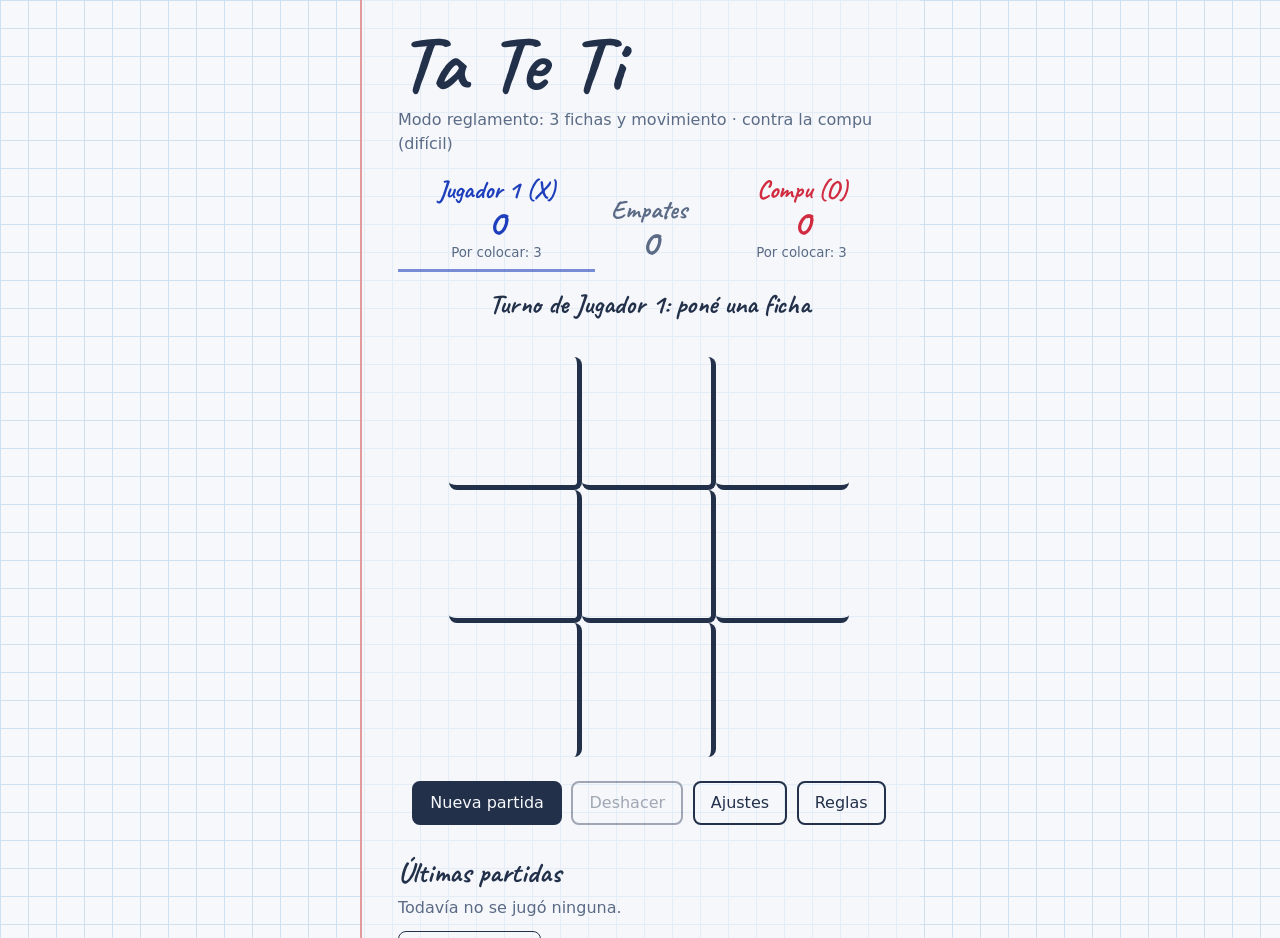
<file: index.html>
<!DOCTYPE html>
<html lang="es"><head><meta charset="utf-8"><meta http-equiv="refresh" content="0;url=HTML/index.html"><title>Ta Te Ti</title></head>
<body><a href="HTML/index.html">Abrir el juego</a></body></html>
</file>
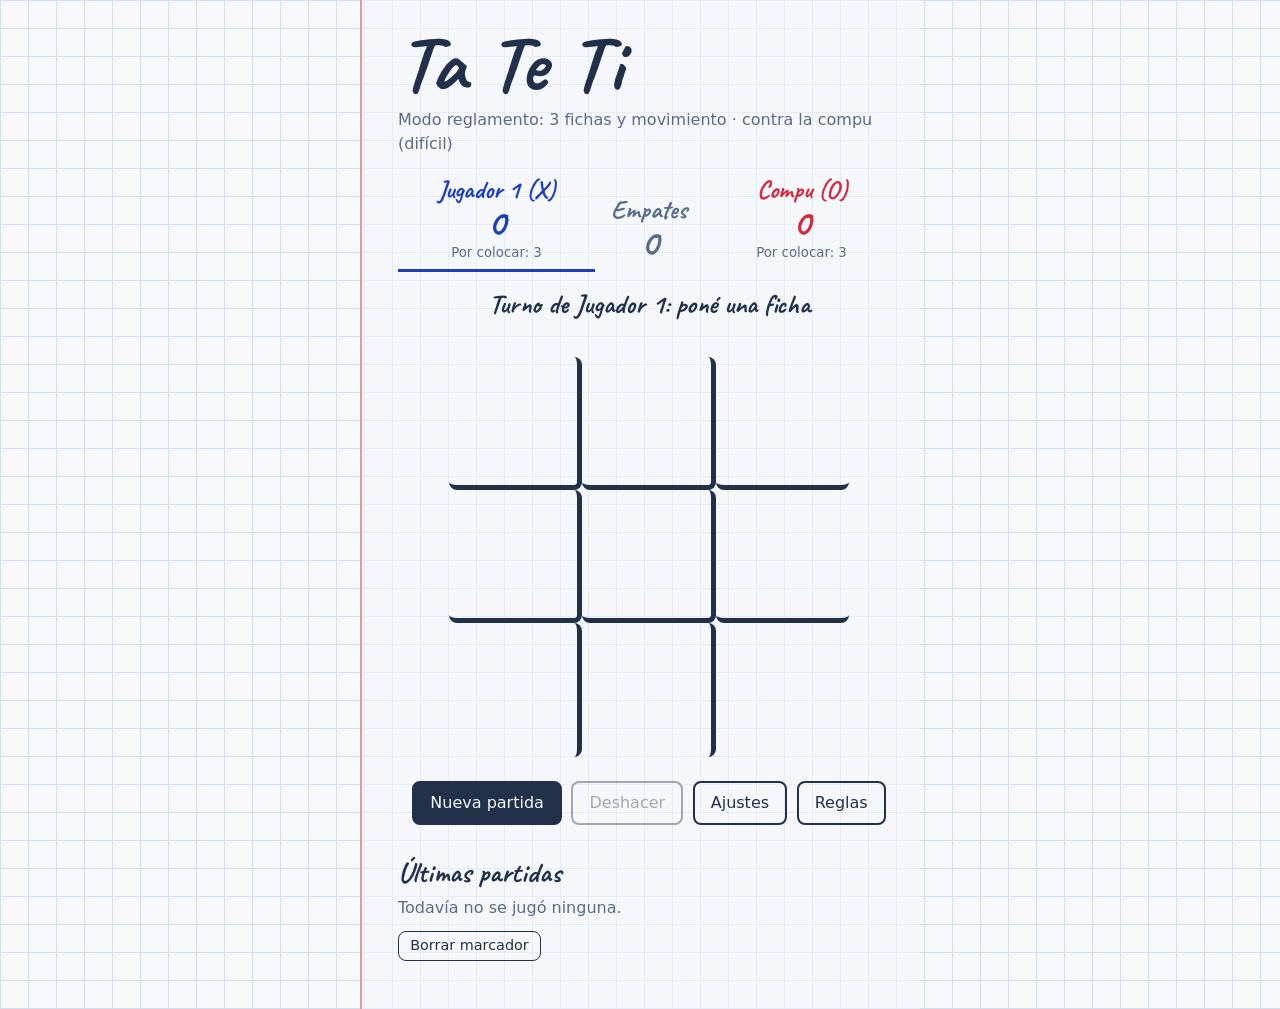
<file: HTML/index.html>
<!DOCTYPE html>
<html lang="es">
<head>
  <meta charset="utf-8">
  <meta name="viewport" content="width=device-width, initial-scale=1">
  <title>Ta Te Ti</title>
  <link rel="preconnect" href="https://fonts.googleapis.com">
  <link rel="preconnect" href="https://fonts.gstatic.com" crossorigin>
  <link href="https://fonts.googleapis.com/css2?family=Caveat:wght@500;700&display=swap" rel="stylesheet">
  <link rel="stylesheet" href="../CSS/estilos.css">
</head>
<body>
  <main class="hoja">
    <header>
      <h1>Ta Te Ti</h1>
      <p id="modoTxt" class="sub"></p>
    </header>

    <section class="marcador" aria-label="Marcador">
      <div class="jug" id="jugX"><span class="nombre" id="nomX"></span><span class="pts" id="ptsX">0</span><small id="fichasX"></small></div>
      <div class="jug empates"><span class="nombre">Empates</span><span class="pts" id="ptsE">0</span></div>
      <div class="jug" id="jugO"><span class="nombre" id="nomO"></span><span class="pts" id="ptsO">0</span><small id="fichasO"></small></div>
    </section>

    <p id="estado" role="status" aria-live="polite"></p>
    <p id="aviso" class="aviso" aria-live="polite"></p>

    <div class="tablero-wrap">
      <div id="tablero" role="group" aria-label="Tablero"></div>
      <svg id="linea" viewBox="0 0 300 300" aria-hidden="true"></svg>
    </div>

    <div class="acciones">
      <button id="bNueva" class="primario">Nueva partida</button>
      <button id="bDeshacer">Deshacer</button>
      <button id="bAjustes">Ajustes</button>
      <button id="bReglas">Reglas</button>
    </div>

    <section class="historial">
      <h2>Últimas partidas</h2>
      <ol id="hist"></ol>
      <button id="bReset" class="chico">Borrar marcador</button>
    </section>
  </main>

  <dialog id="dlgAjustes">
    <form id="fAjustes" method="dialog">
      <h2>Ajustes</h2>
      <label>Rival
        <select name="rival">
          <option value="humano">Otra persona (mismo dispositivo)</option>
          <option value="facil">Compu: fácil</option>
          <option value="medio">Compu: media</option>
          <option value="dificil">Compu: difícil</option>
        </select>
      </label>
      <label>Modo de juego
        <select name="modo">
          <option value="reglamento">Reglamento (3 fichas, después se mueven)</option>
          <option value="clasico">Clásico (fichas ilimitadas, no se mueven)</option>
        </select>
      </label>
      <label>Movimiento de fichas
        <select name="diag">
          <option value="1">A cualquier casilla vecina</option>
          <option value="0">Solo horizontal y vertical</option>
        </select>
      </label>
      <label>Nombre de X <input name="nombreX" maxlength="14"></label>
      <label>Nombre de O <input name="nombreO" maxlength="14"></label>
      <label class="check"><input type="checkbox" name="sonido"> Sonidos</label>
      <p class="nota">Cambiar rival, modo o movimiento reinicia el marcador.</p>
      <div class="acciones">
        <button type="button" id="bCancelar">Cancelar</button>
        <button type="submit" value="ok" class="primario">Guardar</button>
      </div>
    </form>
  </dialog>

  <dialog id="dlgReglas">
    <h2>Reglas</h2>
    <ul>
      <li>Juegan dos personas, X y O. Cada una tiene tres fichas iguales.</li>
      <li>Por turnos, cada jugador coloca una ficha en una casilla vacía.</li>
      <li>Cuando los dos colocaron sus tres fichas, se turnan para mover una ficha a la casilla vecina más cercana que esté vacía.</li>
      <li>Gana quien alinea tres fichas iguales en horizontal, vertical o diagonal.</li>
      <li>Si un jugador no puede mover ninguna ficha, pasa el turno.</li>
      <li>Si la misma posición se repite tres veces, la partida termina en empate.</li>
    </ul>
    <p class="nota">Reglamento basado en el documento «Ta Te Ti – Juego Responsable» del IAFAS.</p>
    <div class="acciones"><button id="bCerrarReglas" class="primario">Entendido</button></div>
  </dialog>

  <noscript>Este juego necesita JavaScript.</noscript>
  <script src="../JS/juego.js"></script>
  <script src="../JS/ia.js"></script>
  <script src="../JS/sonido.js"></script>
  <script src="../JS/main.js"></script>
</body>
</html>
</file>
<file: CSS/estilos.css>
/* Ta Te Ti — hoja de cuaderno cuadriculado, tinta azul (X) y roja (O) */
:root {
  --papel: #f6f8fb; --cuadricula: #cfe0f0; --margen: #e39a9a;
  --tinta: #22304a; --suave: #5b6b86; --azul: #1d3fbb; --rojo: #d02b3f;
  --letra: 'Caveat', 'Segoe Print', 'Bradley Hand', 'Comic Sans MS', cursive;
}
@media (prefers-color-scheme: dark) {
  :root { --papel: #141b2b; --cuadricula: #222f48; --margen: #7a3a48; --tinta: #e6ecf7; --suave: #9aa9c6; --azul: #86a7ff; --rojo: #ff7f8f; }
}
* { box-sizing: border-box; }
html { -webkit-text-size-adjust: 100%; }
body {
  margin: 0; min-height: 100vh; color: var(--tinta);
  font: 1rem/1.5 system-ui, -apple-system, 'Segoe UI', Roboto, sans-serif;
  background-color: var(--papel);
  background-image: linear-gradient(var(--cuadricula) 1px, transparent 1px), linear-gradient(90deg, var(--cuadricula) 1px, transparent 1px);
  background-size: 28px 28px;
}
.hoja { max-width: 560px; margin: 0 auto; padding: 1rem 1.25rem 3rem 2.25rem; min-height: 100vh; border-left: 2px solid var(--margen); background: color-mix(in srgb, var(--papel) 55%, transparent); }
h1 { font: 700 clamp(3.2rem, 14vw, 5rem)/1 var(--letra); margin: .5rem 0 0; letter-spacing: .02em; }
h2 { font: 700 1.8rem/1.1 var(--letra); margin: 1.5rem 0 .5rem; }
.sub { margin: .25rem 0 1rem; color: var(--suave); min-height: 1.5em; }

.marcador { display: grid; grid-template-columns: 1fr auto 1fr; gap: .5rem; align-items: end; }
.jug { display: flex; flex-direction: column; align-items: center; padding: .25rem .5rem .4rem; border-bottom: 3px solid transparent; transition: border-color .2s; }
.jug .nombre { font: 700 1.6rem/1.1 var(--letra); overflow-wrap: anywhere; text-align: center; }
.jug .pts { font: 700 2.4rem/1 var(--letra); }
.jug small { color: var(--suave); min-height: 1.2em; }
#jugX .nombre, #jugX .pts { color: var(--azul); }
#jugO .nombre, #jugO .pts { color: var(--rojo); }
#jugX.activo { border-color: var(--azul); }
#jugO.activo { border-color: var(--rojo); }
.empates .nombre, .empates .pts { color: var(--suave); }

#estado { font: 700 1.7rem/1.2 var(--letra); text-align: center; margin: 1rem 0 0; min-height: 2.1rem; }
.aviso { text-align: center; color: var(--suave); margin: .1rem 0 .6rem; min-height: 1.5em; }

.tablero-wrap { position: relative; width: min(86vw, 400px); margin: 0 auto; }
#tablero { display: grid; grid-template-columns: repeat(3, 1fr); grid-template-rows: repeat(3, 1fr); aspect-ratio: 1; }
.celda { position: relative; padding: 14%; background: none; border: 0; color: inherit; cursor: pointer; -webkit-tap-highlight-color: transparent; }
.celda:not(:nth-child(3n)) { border-right: 5px solid var(--tinta); }
.celda:nth-child(-n+6) { border-bottom: 5px solid var(--tinta); }
.celda:focus-visible { outline: 3px solid var(--tinta); outline-offset: -6px; border-radius: 8px; }
.celda svg { width: 100%; height: 100%; overflow: visible; }
.celda path { fill: none; stroke-width: 9; stroke-linecap: round; stroke-linejoin: round; stroke-dasharray: 1; animation: trazo .35s ease-out both; }
.celda path.b { animation-delay: .15s; }
.celda.X path { stroke: var(--azul); }
.celda.O path { stroke: var(--rojo); }
.celda.movible { cursor: grab; }
.celda.sel { background: color-mix(in srgb, var(--tinta) 12%, transparent); border-radius: 10px; }
.celda.dest::after { content: ''; position: absolute; inset: 38%; border: 3px dotted var(--suave); border-radius: 50%; }
@keyframes trazo { from { stroke-dashoffset: 1; } to { stroke-dashoffset: 0; } }

#linea { position: absolute; inset: 0; width: 100%; height: 100%; pointer-events: none; overflow: visible; }
#linea line { stroke-width: 7; stroke-linecap: round; stroke-dasharray: 1; animation: trazo .5s .1s ease-out both; }
#linea line.X { stroke: var(--azul); } #linea line.O { stroke: var(--rojo); } #linea line.E { stroke: var(--suave); }

.acciones { display: flex; flex-wrap: wrap; gap: .6rem; justify-content: center; margin: 1.5rem 0 0; }
button, select, input:not([type=checkbox]) { font: inherit; color: inherit; }
button { padding: .5rem 1rem; background: transparent; border: 2px solid var(--tinta); border-radius: 8px; cursor: pointer; }
button:hover { background: color-mix(in srgb, var(--tinta) 10%, transparent); }
button:focus-visible, select:focus-visible, input:focus-visible { outline: 3px solid var(--azul); outline-offset: 2px; }
button:disabled { opacity: .4; cursor: default; }
button.primario { background: var(--tinta); color: var(--papel); }
button.primario:hover { background: var(--tinta); opacity: .88; }
button.chico { padding: .2rem .7rem; font-size: .9rem; border-width: 1px; margin-top: .5rem; }

.historial { margin-top: 2rem; }
.historial h2 { margin-top: 0; }
.historial ol { margin: 0; padding-left: 1.5rem; }
.historial li { margin: .15rem 0; }
.historial li.vacio { list-style: none; margin-left: -1.5rem; color: var(--suave); }

dialog { width: min(92vw, 460px); padding: 1rem 1.5rem 1.25rem; border: 2px solid var(--tinta); border-radius: 12px; background: var(--papel); color: var(--tinta); }
dialog::backdrop { background: rgba(10, 15, 30, .5); }
dialog h2 { margin-top: .25rem; }
dialog label { display: block; margin: .7rem 0; font-weight: 600; }
dialog select, dialog input:not([type=checkbox]) { display: block; width: 100%; margin-top: .25rem; padding: .45rem .5rem; background: transparent; border: 1.5px solid var(--suave); border-radius: 6px; }
dialog select option { color: #000; }
dialog .check { display: flex; gap: .5rem; align-items: center; }
.nota { color: var(--suave); font-size: .9rem; }
dialog ul { padding-left: 1.2rem; }

@media (prefers-reduced-motion: reduce) {
  .celda path, #linea line { animation: none; stroke-dashoffset: 0; }
  .jug { transition: none; }
}
@media (max-width: 420px) { .hoja { padding-left: 1.5rem; padding-right: .75rem; } }
</file>
